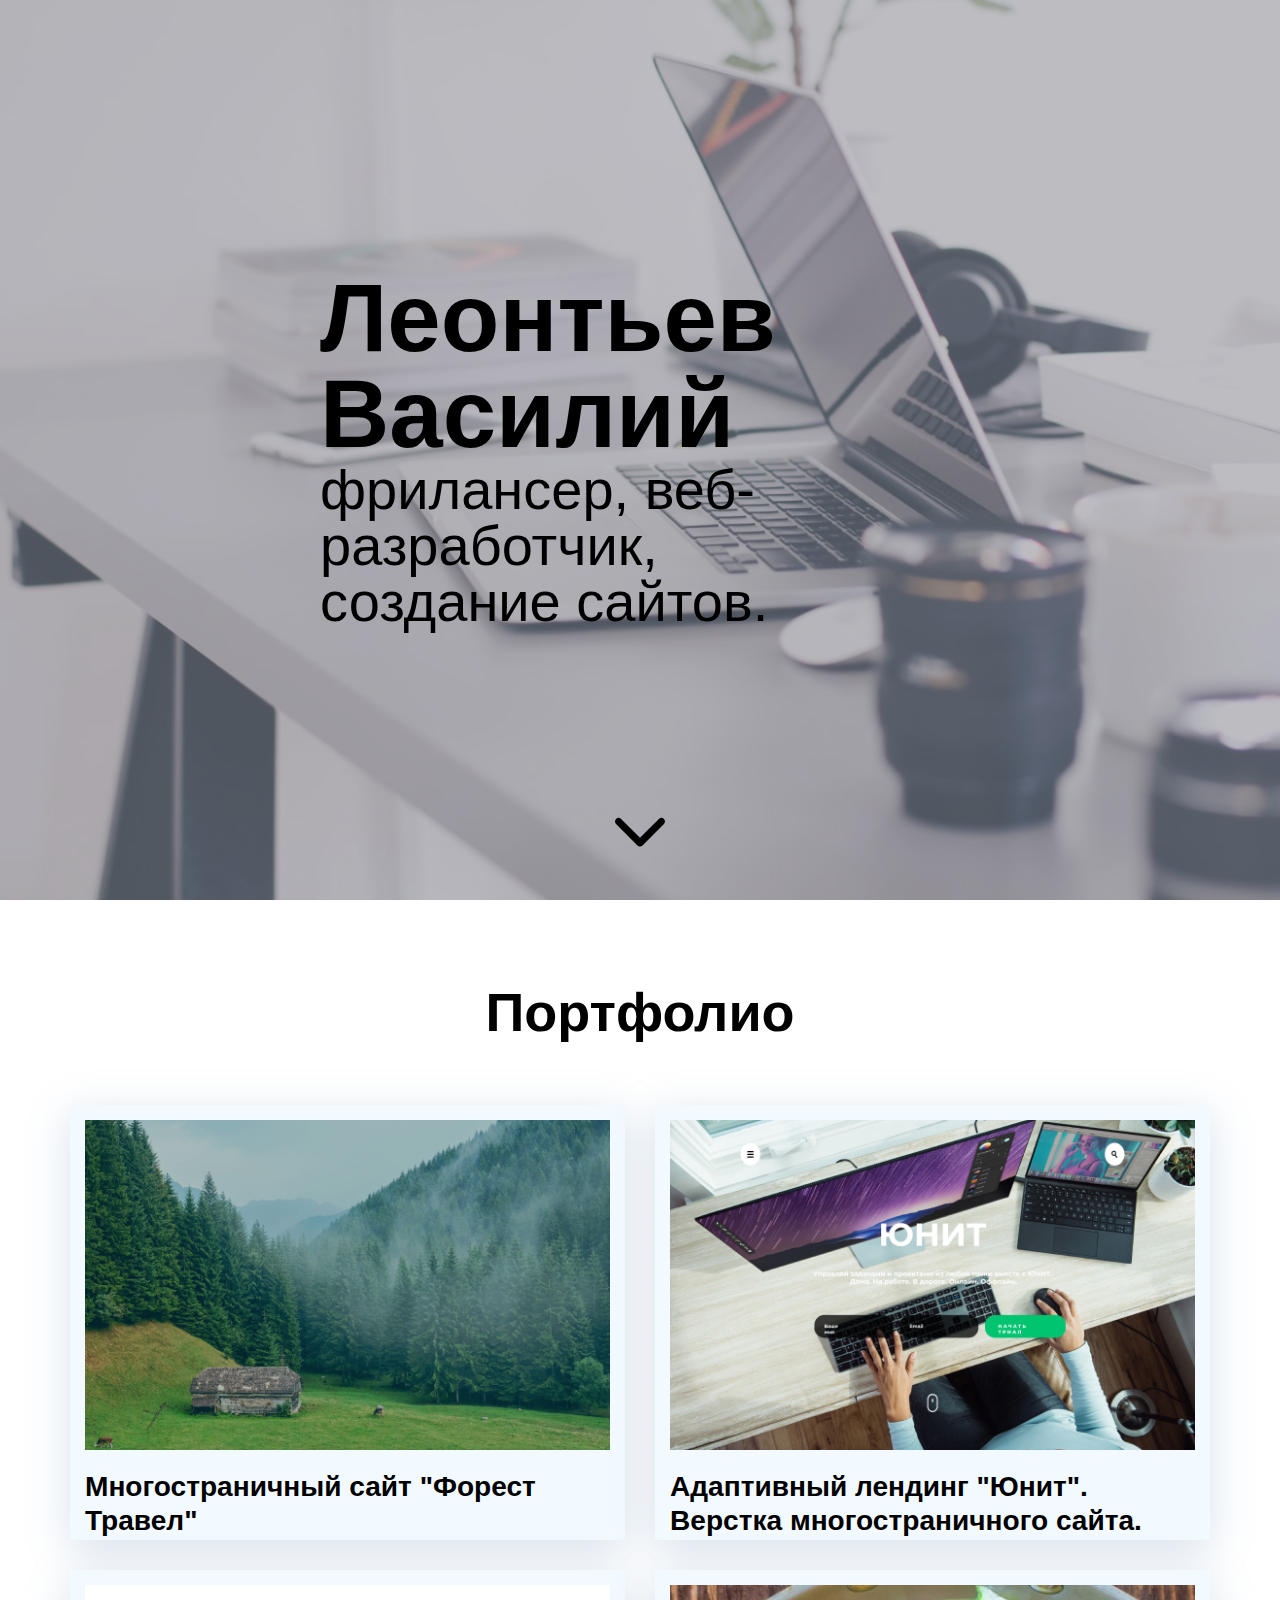
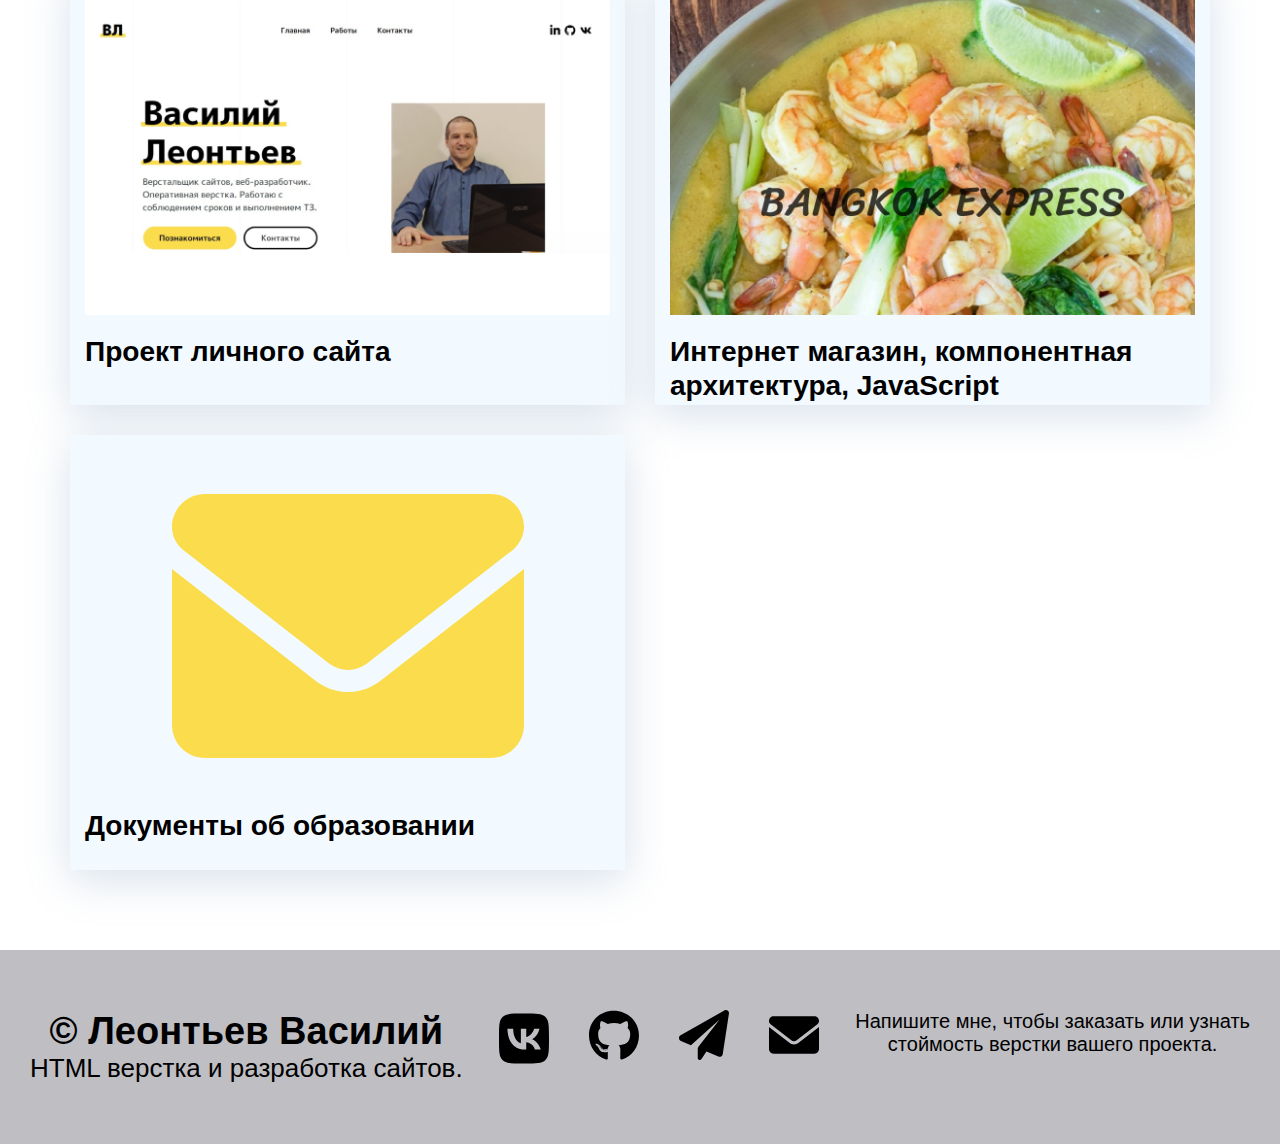
<file: index.html>
<!DOCTYPE html>
<html lang="en">
<head>
  <meta charset="UTF-8">
  <meta http-equiv="X-UA-Compatible" content="IE=edge">
  <meta name="viewport" content="width=device-width, initial-scale=1.0">
  <link rel="stylesheet" href="./css/main.css">
  <title>Portfolio</title>
</head>
<body>
  <header class="header">
    <div class="header__wrapper">
      <h1>Леонтьев Василий</h1>
      <p>фрилансер, веб-разработчик,<br>создание сайтов.</p>
    </div>
    <a href="#portfolio">
      <svg xmlns="http://www.w3.org/2000/svg" viewBox="0 0 448 512"><path d="M224 416c-8.188 0-16.38-3.125-22.62-9.375l-192-192c-12.5-12.5-12.5-32.75 0-45.25s32.75-12.5 45.25 0L224 338.8l169.4-169.4c12.5-12.5 32.75-12.5 45.25 0s12.5 32.75 0 45.25l-192 192C240.4 412.9 232.2 416 224 416z"/></svg>
    </a>
  </header>
  <section id="portfolio" class="main__inner">
    <div class="container">
      <div class="title__top">
        <h2>Портфолио</h2>
      </div>
      <div class="central__part">
        <div class="cards__wrapper">
          <a href="https://leovas1972.github.io/forest-travel/" target="blank" class="card__wrapper-link">
            <div class="card">
              <img src="./img/forest-img/card1.jpg" alt="forest-travel">
              <div class="card__title-wrapper">
                <h3>Многостраничный сайт "Форест Травел"</h3>
              </div>
            </div>
          </a>
          <a href="https://leovas1972.github.io/unit/" target="blank" class="card__wrapper-link">
            <div class="card">
              <img src="./img/forest-img/card2.jpg" alt="unit">
              <div class="card__title-wrapper">
                <h3>Адаптивный лендинг "Юнит". Верстка многостраничного сайта.</h3>
              </div>
            </div>
          </a>
          <a href="#!" class="card__wrapper-link">
            <div class="card">
              <img src="./img/forest-img/card4.jpg" alt="forest-travel">
              <div class="card__title-wrapper">
                <h3>Проект личного сайта</h3>
              </div>
            </div>
          </a>
          <a href="https://leovas1972.github.io/bangkok-express/" class="card__wrapper-link">
            <div class="card">
              <img src="./img/forest-img/card3.jpg" alt="bangkok-express">
              <div class="card__title-wrapper">
                <h3>Интернет магазин, компонентная архитектура, JavaScript</h3>
              </div>
            </div>
          </a>
          <a href="./letter.html" class="card__wrapper-link">
            <div class="card">
              <svg xmlns="http://www.w3.org/2000/svg" viewBox="0 0 512 512"><path class="svg__email" d="M256 352c-16.53 0-33.06-5.422-47.16-16.41L0 173.2V400C0 426.5 21.49 448 48 448h416c26.51 0 48-21.49 48-48V173.2l-208.8 162.5C289.1 346.6 272.5 352 256 352zM16.29 145.3l212.2 165.1c16.19 12.6 38.87 12.6 55.06 0l212.2-165.1C505.1 137.3 512 125 512 112C512 85.49 490.5 64 464 64h-416C21.49 64 0 85.49 0 112C0 125 6.01 137.3 16.29 145.3z"/></svg>
              <div class="card__title-wrapper">
                <h3>Документы об образовании</h3>
              </div>
            </div>
          </a>  
        </div>
      </div>
    </div>
  </section>

  <footer class="footer">
    <div class="footer__wrapper">
      <div class="footer__copyright">
        <h2>&#169; Леонтьев Василий</h2>
        <p>HTML верстка и разработка сайтов.</p>
      </div>
      <div class="footer__social footer__social--icons">
        <a href="https://vk.com/id153419203" class="social__vk" target="blank">
          <svg xmlns="http://www.w3.org/2000/svg" viewBox="0 0 448 512"><path class="svg__vk" d="M31.4907 63.4907C0 94.9813 0 145.671 0 247.04V264.96C0 366.329 0 417.019 31.4907 448.509C62.9813 480 113.671 480 215.04 480H232.96C334.329 480 385.019 480 416.509 448.509C448 417.019 448 366.329 448 264.96V247.04C448 145.671 448 94.9813 416.509 63.4907C385.019 32 334.329 32 232.96 32H215.04C113.671 32 62.9813 32 31.4907 63.4907ZM75.6 168.267H126.747C128.427 253.76 166.133 289.973 196 297.44V168.267H244.16V242C273.653 238.827 304.64 205.227 315.093 168.267H363.253C359.313 187.435 351.46 205.583 340.186 221.579C328.913 237.574 314.461 251.071 297.733 261.227C316.41 270.499 332.907 283.63 346.132 299.751C359.357 315.873 369.01 334.618 374.453 354.747H321.44C316.555 337.262 306.614 321.61 292.865 309.754C279.117 297.899 262.173 290.368 244.16 288.107V354.747H238.373C136.267 354.747 78.0267 284.747 75.6 168.267Z"/></svg>
        </a>
        <a href="https://github.com/leovas1972" class="social__githab" target="blank">
          <svg xmlns="http://www.w3.org/2000/svg" viewBox="0 0 496 512"><path class="svg__githab" d="M165.9 397.4c0 2-2.3 3.6-5.2 3.6-3.3.3-5.6-1.3-5.6-3.6 0-2 2.3-3.6 5.2-3.6 3-.3 5.6 1.3 5.6 3.6zm-31.1-4.5c-.7 2 1.3 4.3 4.3 4.9 2.6 1 5.6 0 6.2-2s-1.3-4.3-4.3-5.2c-2.6-.7-5.5.3-6.2 2.3zm44.2-1.7c-2.9.7-4.9 2.6-4.6 4.9.3 2 2.9 3.3 5.9 2.6 2.9-.7 4.9-2.6 4.6-4.6-.3-1.9-3-3.2-5.9-2.9zM244.8 8C106.1 8 0 113.3 0 252c0 110.9 69.8 205.8 169.5 239.2 12.8 2.3 17.3-5.6 17.3-12.1 0-6.2-.3-40.4-.3-61.4 0 0-70 15-84.7-29.8 0 0-11.4-29.1-27.8-36.6 0 0-22.9-15.7 1.6-15.4 0 0 24.9 2 38.6 25.8 21.9 38.6 58.6 27.5 72.9 20.9 2.3-16 8.8-27.1 16-33.7-55.9-6.2-112.3-14.3-112.3-110.5 0-27.5 7.6-41.3 23.6-58.9-2.6-6.5-11.1-33.3 2.6-67.9 20.9-6.5 69 27 69 27 20-5.6 41.5-8.5 62.8-8.5s42.8 2.9 62.8 8.5c0 0 48.1-33.6 69-27 13.7 34.7 5.2 61.4 2.6 67.9 16 17.7 25.8 31.5 25.8 58.9 0 96.5-58.9 104.2-114.8 110.5 9.2 7.9 17 22.9 17 46.4 0 33.7-.3 75.4-.3 83.6 0 6.5 4.6 14.4 17.3 12.1C428.2 457.8 496 362.9 496 252 496 113.3 383.5 8 244.8 8zM97.2 352.9c-1.3 1-1 3.3.7 5.2 1.6 1.6 3.9 2.3 5.2 1 1.3-1 1-3.3-.7-5.2-1.6-1.6-3.9-2.3-5.2-1zm-10.8-8.1c-.7 1.3.3 2.9 2.3 3.9 1.6 1 3.6.7 4.3-.7.7-1.3-.3-2.9-2.3-3.9-2-.6-3.6-.3-4.3.7zm32.4 35.6c-1.6 1.3-1 4.3 1.3 6.2 2.3 2.3 5.2 2.6 6.5 1 1.3-1.3.7-4.3-1.3-6.2-2.2-2.3-5.2-2.6-6.5-1zm-11.4-14.7c-1.6 1-1.6 3.6 0 5.9 1.6 2.3 4.3 3.3 5.6 2.3 1.6-1.3 1.6-3.9 0-6.2-1.4-2.3-4-3.3-5.6-2z"/></svg>
        </a>
        <a href="https://t.me/leovas1509" class="social__telegramm" target="blank">
          <svg xmlns="http://www.w3.org/2000/svg" viewBox="0 0 512 512"><path class="svg__telegramm" d="M511.6 36.86l-64 415.1c-1.5 9.734-7.375 18.22-15.97 23.05c-4.844 2.719-10.27 4.097-15.68 4.097c-4.188 0-8.319-.8154-12.29-2.472l-122.6-51.1l-50.86 76.29C226.3 508.5 219.8 512 212.8 512C201.3 512 192 502.7 192 491.2v-96.18c0-7.115 2.372-14.03 6.742-19.64L416 96l-293.7 264.3L19.69 317.5C8.438 312.8 .8125 302.2 .0625 289.1s5.469-23.72 16.06-29.77l448-255.1c10.69-6.109 23.88-5.547 34 1.406S513.5 24.72 511.6 36.86z"/></svg>
        </a>
        <a href="mailto:leovas1972gmail.com" class="social__email" target="blank">
          <svg xmlns="http://www.w3.org/2000/svg" viewBox="0 0 512 512"><path class="svg__email" d="M256 352c-16.53 0-33.06-5.422-47.16-16.41L0 173.2V400C0 426.5 21.49 448 48 448h416c26.51 0 48-21.49 48-48V173.2l-208.8 162.5C289.1 346.6 272.5 352 256 352zM16.29 145.3l212.2 165.1c16.19 12.6 38.87 12.6 55.06 0l212.2-165.1C505.1 137.3 512 125 512 112C512 85.49 490.5 64 464 64h-416C21.49 64 0 85.49 0 112C0 125 6.01 137.3 16.29 145.3z"/></svg>
        </a>
      </div>
      <div class="footer__info">
        <p>Напишите мне, чтобы заказать или узнать <br>стоймость верстки вашего проекта.</p>
      </div>
    </div>
  </footer>
  
</body>
</html>
</file>
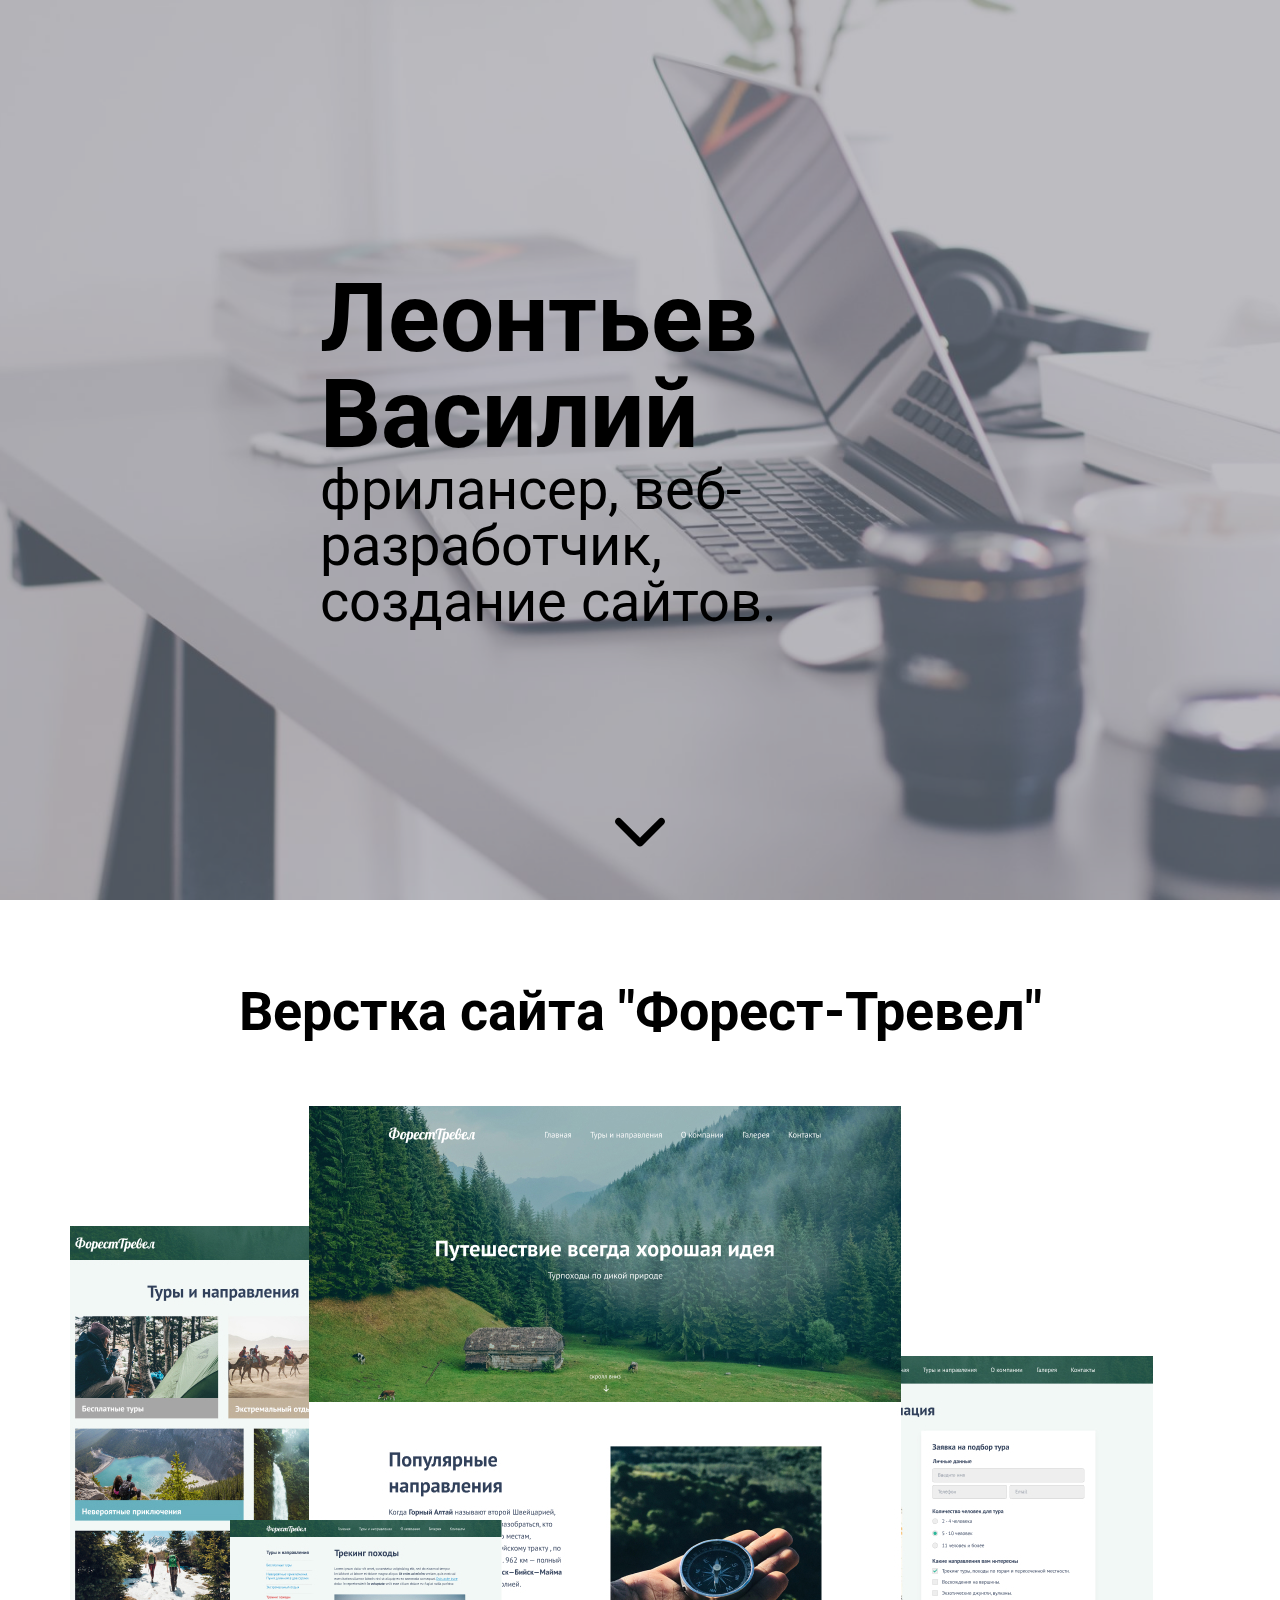
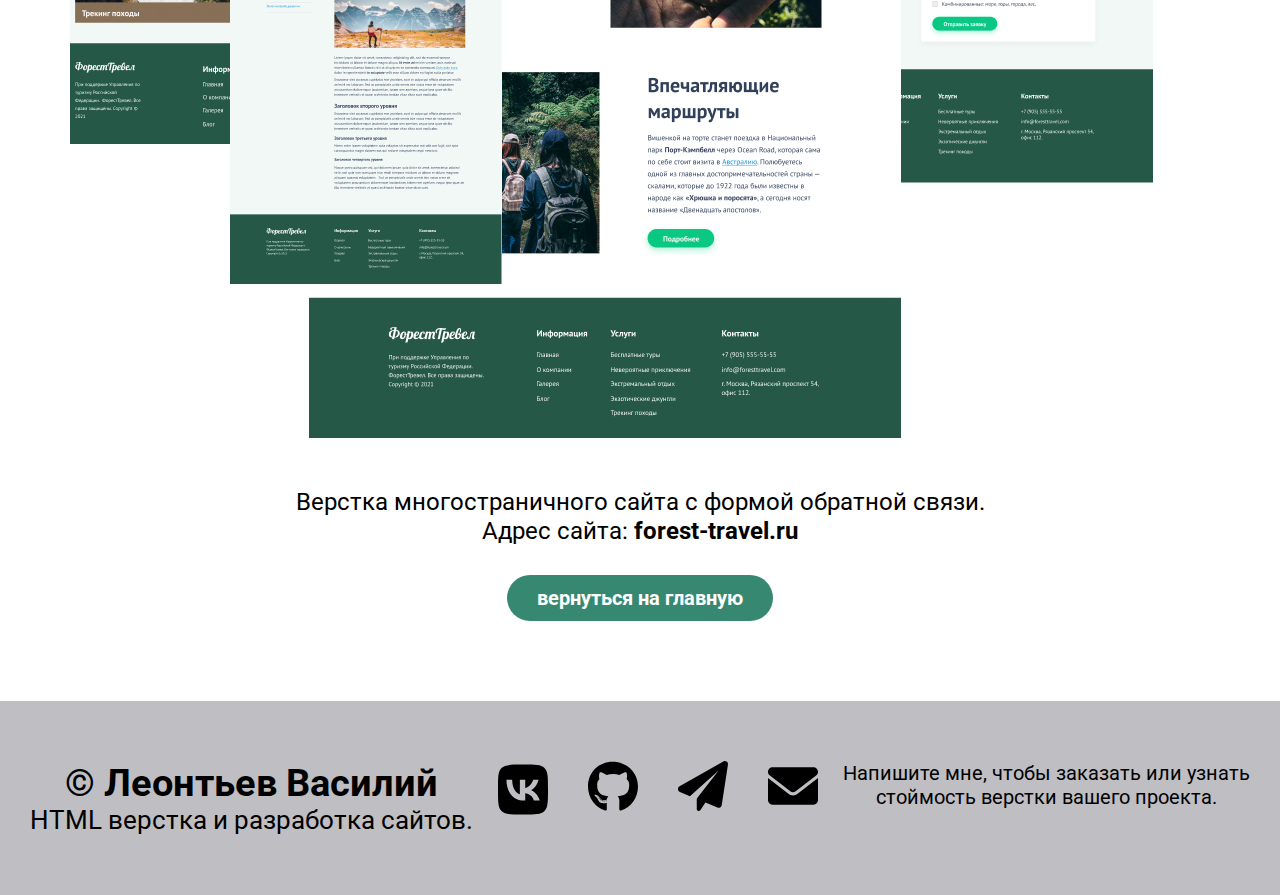
<file: forest.html>
<!DOCTYPE html>
<html lang="ru">
<head>
  <meta charset="UTF-8">
  <meta http-equiv="X-UA-Compatible" content="IE=edge">
  <meta name="viewport" content="width=device-width, initial-scale=1.0">
  <link rel="preconnect" href="https://fonts.googleapis.com">
  <link rel="preconnect" href="https://fonts.gstatic.com" crossorigin>
  <link href="https://fonts.googleapis.com/css2?family=Roboto:wght@400;700&display=swap" rel="stylesheet">
  <link rel="stylesheet" href="css/main.css">
  <title>Portfolio</title>
</head>
<body>
  <header class="header">
    <div class="header__wrapper">
      <h1>Леонтьев Василий</h1>
      <p>фрилансер, веб-разработчик,<br>создание сайтов.</p>
    </div>
    <a href="#forest__travel">
      <svg xmlns="http://www.w3.org/2000/svg" viewBox="0 0 448 512"><path d="M224 416c-8.188 0-16.38-3.125-22.62-9.375l-192-192c-12.5-12.5-12.5-32.75 0-45.25s32.75-12.5 45.25 0L224 338.8l169.4-169.4c12.5-12.5 32.75-12.5 45.25 0s12.5 32.75 0 45.25l-192 192C240.4 412.9 232.2 416 224 416z"/></svg>
    </a>
  </header>
  <section id="forest__travel" class="main__inner">
    <div class="container">
      <div class="title__top">
        <h2>Верстка сайта "Форест-Тревел"</h2>
      </div>
      <div class="central__part">
        <img src="./img/picture/forest-descktop.jpg" alt="">
        <p>Верстка многостраничного сайта с формой обратной связи.<br> Адрес сайта: <a href=" https://leovas1972.github.io/forest-travel/" target="blank">forest-travel.ru</a></p>
        <a href="index.html" class="button">вернуться на главную</a>
      </div>
    </div>
  </section>
  <footer class="footer">
    <div class="footer__wrapper">
      <div class="footer__copyright">
        <h2>&#169; Леонтьев Василий</h2>
        <p>HTML верстка и разработка сайтов.</p>
      </div>
      <div class="footer__social footer__social--icons">
        <a href="https://vk.com/id153419203" class="social__vk" target="blank">
          <svg xmlns="http://www.w3.org/2000/svg" viewBox="0 0 448 512"><path class="svg__vk" d="M31.4907 63.4907C0 94.9813 0 145.671 0 247.04V264.96C0 366.329 0 417.019 31.4907 448.509C62.9813 480 113.671 480 215.04 480H232.96C334.329 480 385.019 480 416.509 448.509C448 417.019 448 366.329 448 264.96V247.04C448 145.671 448 94.9813 416.509 63.4907C385.019 32 334.329 32 232.96 32H215.04C113.671 32 62.9813 32 31.4907 63.4907ZM75.6 168.267H126.747C128.427 253.76 166.133 289.973 196 297.44V168.267H244.16V242C273.653 238.827 304.64 205.227 315.093 168.267H363.253C359.313 187.435 351.46 205.583 340.186 221.579C328.913 237.574 314.461 251.071 297.733 261.227C316.41 270.499 332.907 283.63 346.132 299.751C359.357 315.873 369.01 334.618 374.453 354.747H321.44C316.555 337.262 306.614 321.61 292.865 309.754C279.117 297.899 262.173 290.368 244.16 288.107V354.747H238.373C136.267 354.747 78.0267 284.747 75.6 168.267Z"/></svg>
        </a>
        <a href="https://github.com/leovas1972" class="social__githab" target="blank">
          <svg xmlns="http://www.w3.org/2000/svg" viewBox="0 0 496 512"><path class="svg__githab" d="M165.9 397.4c0 2-2.3 3.6-5.2 3.6-3.3.3-5.6-1.3-5.6-3.6 0-2 2.3-3.6 5.2-3.6 3-.3 5.6 1.3 5.6 3.6zm-31.1-4.5c-.7 2 1.3 4.3 4.3 4.9 2.6 1 5.6 0 6.2-2s-1.3-4.3-4.3-5.2c-2.6-.7-5.5.3-6.2 2.3zm44.2-1.7c-2.9.7-4.9 2.6-4.6 4.9.3 2 2.9 3.3 5.9 2.6 2.9-.7 4.9-2.6 4.6-4.6-.3-1.9-3-3.2-5.9-2.9zM244.8 8C106.1 8 0 113.3 0 252c0 110.9 69.8 205.8 169.5 239.2 12.8 2.3 17.3-5.6 17.3-12.1 0-6.2-.3-40.4-.3-61.4 0 0-70 15-84.7-29.8 0 0-11.4-29.1-27.8-36.6 0 0-22.9-15.7 1.6-15.4 0 0 24.9 2 38.6 25.8 21.9 38.6 58.6 27.5 72.9 20.9 2.3-16 8.8-27.1 16-33.7-55.9-6.2-112.3-14.3-112.3-110.5 0-27.5 7.6-41.3 23.6-58.9-2.6-6.5-11.1-33.3 2.6-67.9 20.9-6.5 69 27 69 27 20-5.6 41.5-8.5 62.8-8.5s42.8 2.9 62.8 8.5c0 0 48.1-33.6 69-27 13.7 34.7 5.2 61.4 2.6 67.9 16 17.7 25.8 31.5 25.8 58.9 0 96.5-58.9 104.2-114.8 110.5 9.2 7.9 17 22.9 17 46.4 0 33.7-.3 75.4-.3 83.6 0 6.5 4.6 14.4 17.3 12.1C428.2 457.8 496 362.9 496 252 496 113.3 383.5 8 244.8 8zM97.2 352.9c-1.3 1-1 3.3.7 5.2 1.6 1.6 3.9 2.3 5.2 1 1.3-1 1-3.3-.7-5.2-1.6-1.6-3.9-2.3-5.2-1zm-10.8-8.1c-.7 1.3.3 2.9 2.3 3.9 1.6 1 3.6.7 4.3-.7.7-1.3-.3-2.9-2.3-3.9-2-.6-3.6-.3-4.3.7zm32.4 35.6c-1.6 1.3-1 4.3 1.3 6.2 2.3 2.3 5.2 2.6 6.5 1 1.3-1.3.7-4.3-1.3-6.2-2.2-2.3-5.2-2.6-6.5-1zm-11.4-14.7c-1.6 1-1.6 3.6 0 5.9 1.6 2.3 4.3 3.3 5.6 2.3 1.6-1.3 1.6-3.9 0-6.2-1.4-2.3-4-3.3-5.6-2z"/></svg>
        </a>
        <a href="https://t.me/leovas1509" class="social__telegramm" target="blank">
          <svg xmlns="http://www.w3.org/2000/svg" viewBox="0 0 512 512"><path class="svg__telegramm" d="M511.6 36.86l-64 415.1c-1.5 9.734-7.375 18.22-15.97 23.05c-4.844 2.719-10.27 4.097-15.68 4.097c-4.188 0-8.319-.8154-12.29-2.472l-122.6-51.1l-50.86 76.29C226.3 508.5 219.8 512 212.8 512C201.3 512 192 502.7 192 491.2v-96.18c0-7.115 2.372-14.03 6.742-19.64L416 96l-293.7 264.3L19.69 317.5C8.438 312.8 .8125 302.2 .0625 289.1s5.469-23.72 16.06-29.77l448-255.1c10.69-6.109 23.88-5.547 34 1.406S513.5 24.72 511.6 36.86z"/></svg>
        </a>
        <a href="mailto:leovas1972gmail.com" class="social__email" target="blank">
          <svg xmlns="http://www.w3.org/2000/svg" viewBox="0 0 512 512"><path class="svg__email" d="M256 352c-16.53 0-33.06-5.422-47.16-16.41L0 173.2V400C0 426.5 21.49 448 48 448h416c26.51 0 48-21.49 48-48V173.2l-208.8 162.5C289.1 346.6 272.5 352 256 352zM16.29 145.3l212.2 165.1c16.19 12.6 38.87 12.6 55.06 0l212.2-165.1C505.1 137.3 512 125 512 112C512 85.49 490.5 64 464 64h-416C21.49 64 0 85.49 0 112C0 125 6.01 137.3 16.29 145.3z"/></svg>
        </a>
      </div>
      <div class="footer__info">
        <p>Напишите мне, чтобы заказать или узнать <br>стоймость верстки вашего проекта.</p>
      </div>
    </div>
  </footer>
</body>
</html>
</file>
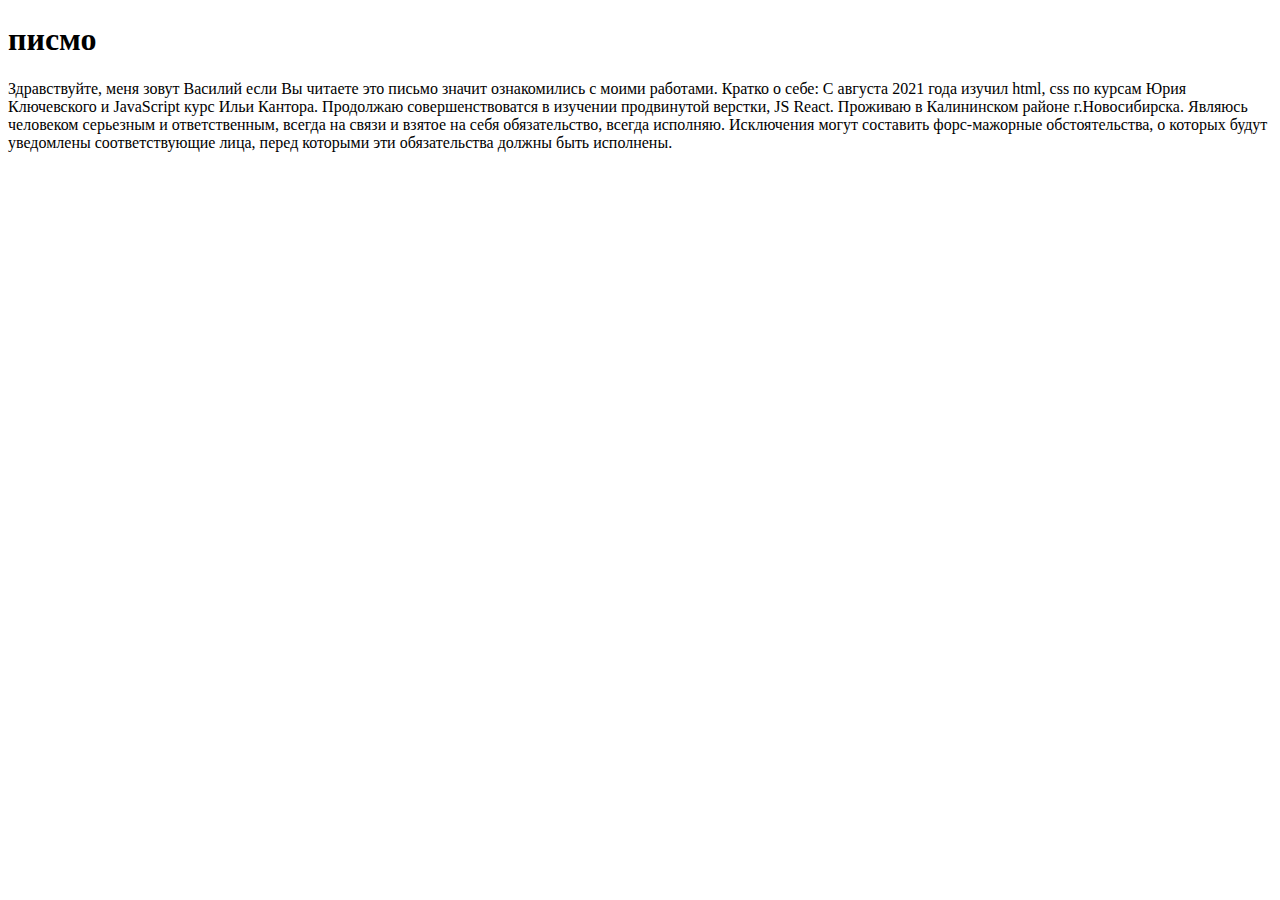
<file: letter.html>
<!DOCTYPE html>
<html lang="en">

<head>
  <meta charset="UTF-8">
  <meta http-equiv="X-UA-Compatible" content="IE=edge">
  <meta name="viewport" content="width=device-width, initial-scale=1.0">
  <title>Document</title>
</head>

<body>
  <section class="main__inner">
    <div class="container">
      <div class="title-top">
        <h1>писмо</h1>
      </div>
      
      <p>Здравствуйте, меня зовут Василий если Вы читаете это письмо значит ознакомились с моими работами. Кратко о себе:
        С
        августа 2021 года изучил html, css по курсам Юрия Ключевского и JavaScript курс Ильи Кантора. Продолжаю
        совершенствоватся в изучении продвинутой верстки, JS React. Проживаю в Калининском районе г.Новосибирска. Являюсь человеком серьезным и ответственным, всегда на связи и взятое на
        себя обязательство, всегда исполняю. Исключения могут составить форс-мажорные обстоятельства, о которых будут
        уведомлены соответствующие лица, перед которыми эти обязательства должны быть исполнены.</p>
    </div>
  </section>


</body>

</html>
</file>
<file: css/main.css>
* {
  box-sizing: border-box;
}

html {
  scroll-behavior: smooth;
}

html,
body {
  margin: 0;
  padding: 0;
}

body {
  font-family: 'Roboto', sans-serif;
  color: #000;
  font-size: 24px;
  font-weight: 400;
}

a,
a:hover {
  text-decoration: none;
  display: inline-block;
}

a {
  color: inherit;
}

ul {
  margin: 0;
  padding: 0;
  list-style-type: none;
}

h1,
h2,
h3,
h4,
h5,
h6,
p {
  margin: 0;
}

img {
  max-width: 100%;
  height: auto;
  vertical-align: middle;
}

svg {
  max-width: 100%;
}

button,
input {
  outline: none;
}

button,
a,
input,
textarea {
  outline: none;
}

textarea {
  resize: none;
}

.none {
  display: none;
}

.container {
  max-width: 1170px;
  margin-left: auto;
  margin-right: auto;
  padding-left: 15px;
  padding-right: 15px;
}
@media (max-width: 599px) {
  .container {
    min-width: 100%;
  }
}

.main__inner {
  padding-top: 80px;
  padding-bottom: 80px;
  text-align: center;
  line-height: 1.2;
}
@media (max-width: 899px) {
  .main__inner {
    padding-top: 50px;
    padding-bottom: 50px;
  }
}
@media (max-width: 599px) {
  .main__inner {
    padding-top: 30px;
    padding-bottom: 30px;
  }
}

.title__top {
  margin-bottom: 60px;
}
@media (max-width: 599px) {
  .title__top {
    margin-bottom: 35px;
  }
}

.title__top h2 {
  font-size: 54px;
}
@media (max-width: 899px) {
  .title__top h2 {
    font-size: 40px;
  }
}
@media (max-width: 599px) {
  .title__top h2 {
    font-size: 35px;
  }
}

.central__part {
  margin-left: auto;
  margin-right: auto;
}

.central__part img {
  display: block;
  margin-bottom: 50px;
}
@media (max-width: 599px) {
  .central__part img {
    margin-bottom: 35px;
  }
}

.central__part a {
  font-weight: 700;
}

@media (max-width: 599px) {
  .central__part p {
    font-size: 18px;
  }
}

.central__part a:hover {
  color: rgba(21, 95, 25, 0.8);
}

.central__part .button {
  margin-top: 30px;
}
@media (max-width: 599px) {
  .central__part .button {
    margin-top: 20px;
  }
}

.button {
  display: inline-block;
  padding-left: 30px;
  padding-right: 30px;
  height: 46px;
  background: #378871;
  border-radius: 35px;
  font-weight: 700;
  font-size: 20px;
  line-height: 46px;
  color: #ffffff;
  text-decoration: none;
  transition: 0.7s;
}
@media (max-width: 599px) {
  .button {
    padding-left: 20px;
    padding-right: 20px;
    height: 35px;
    line-height: 35px;
  }
}

.header {
  position: relative;
  z-index: 1;
  height: 100vh;
  background-image: url("./../img/bg/bg.jpg");
  background-repeat: no-repeat;
  background-size: cover;
  background-position: center;
  line-height: 1;
}

.header::before {
  content: '';
  position: absolute;
  z-index: 0;
  background: rgba(138, 136, 145, 0.548);
  left: 0;
  top: 0;
  right: 0;
  bottom: 0;
}

.header__wrapper {
  position: absolute;
  z-index: 2;
  top: 50%;
  left: 50%;
  -webkit-transform: translate(-50%, -50%);
          transform: translate(-50%, -50%);
}

.header h1 {
  font-size: 96px;
}
@media (max-width: 899px) {
  .header h1 {
    font-size: 76px;
  }
}
@media (max-width: 599px) {
  .header h1 {
    font-size: 58px;
  }
}

.header p {
  font-size: 56px;
}
@media (max-width: 899px) {
  .header p {
    font-size: 35px;
  }
}
@media (max-width: 899px) {
  .header p {
    font-size: 28px;
  }
}

.header a {
  position: absolute;
  z-index: 2;
  bottom: 50px;
  left: 50%;
  -webkit-transform: translateX(-50%);
          transform: translateX(-50%);
  width: 50px;
  height: 50px;
}
@media (max-width: 899px) {
  .header a {
    width: 35px;
    height: 35px;
  }
}

.footer {
  padding: 60px 30px;
  background: rgba(138, 136, 145, 0.548);
}
@media (max-width: 599px) {
  .footer {
    padding: 40px 30px;
  }
}

.footer__wrapper {
  display: -webkit-box;
  display: flex;
  -webkit-box-pack: justify;
          justify-content: space-between;
}
@media (max-width: 1199px) {
  .footer__wrapper {
    justify-content: space-around;
  }
}
@media (max-width: 899px) {
  .footer__wrapper {
    -webkit-box-orient: vertical;
    -webkit-box-direction: reverse;
            flex-direction: column-reverse;
    -webkit-box-align: center;
            align-items: center;
  }
}

@media (max-width: 899px) {
  .footer__wrapper > * + * {
    margin-bottom: 30px;
  }
}

.footer__copyright {
  text-align: center;
}

.footer__copyright h2 {
  font-size: 42px;
}
@media (max-width: 1399px) {
  .footer__copyright h2 {
    font-size: 38px;
  }
}
@media (max-width: 899px) {
  .footer__copyright h2 {
    font-size: 32px;
  }
}
@media (max-width: 599px) {
  .footer__copyright h2 {
    font-size: 26px;
  }
}

.footer__copyright p {
  font-size: 28px;
}
@media (max-width: 1399px) {
  .footer__copyright p {
    font-size: 26px;
  }
}
@media (max-width: 899px) {
  .footer__copyright p {
    font-size: 22px;
  }
}
@media (max-width: 899px) {
  .footer__copyright p {
    font-size: 18px;
  }
}

.footer__social {
  display: -webkit-box;
  display: flex;
  -webkit-box-pack: justify;
          justify-content: space-between;
}
.footer__social a + a {
  margin-left: 40px;
}
@media (max-width: 1250px) {
  .footer__social a + a {
    margin-left: 30px;
  }
}

.social__vk {
  width: 50px;
  height: 50px;
  transition: 1s;
}

.footer__social.footer__social--icons .social__vk svg .svg__vk:hover {
  fill: rgba(21, 95, 25, 0.8);
}

.social__githab {
  width: 50px;
  height: 50px;
  transition: 1s;
}

.footer__social.footer__social--icons .social__githab svg .svg__githab:hover {
  fill: rgba(21, 95, 25, 0.8);
}

.social__telegramm {
  width: 50px;
  height: 50px;
  transition: 1s;
}

.footer__social.footer__social--icons .social__telegramm svg .svg__telegramm:hover {
  fill: rgba(21, 95, 25, 0.8);
}

.social__email {
  width: 50px;
  height: 50px;
  transition: 1s;
}

.footer__social.footer__social--icons .social__email svg .svg__email:hover {
  fill: rgba(21, 95, 25, 0.8);
}

.footer__info {
  text-align: center;
}
@media (max-width: 1199px) {
  .footer__info {
    display: none;
  }
}
@media (max-width: 899px) {
  .footer__info {
    display: block;
  }
}

.footer__info p {
  font-size: 28px;
}
@media (max-width: 1499px) {
  .footer__info p {
    font-size: 24px;
  }
}
@media (max-width: 1399px) {
  .footer__info p {
    font-size: 20px;
  }
}
@media (max-width: 599px) {
  .footer__info p {
    font-size: 18px;
  }
}

.cards__wrapper {
  display: -webkit-box;
  display: flex;
  flex-wrap: wrap;
  margin-left: -15px;
  margin-right: -15px;
}
@media (max-width: 1199px) {
  .cards__wrapper {
    -webkit-box-orient: vertical;
    -webkit-box-direction: normal;
            flex-direction: column;
    -webkit-box-align: center;
            align-items: center;
  }
}

.card__wrapper-link {
  margin-left: 15px;
  margin-right: 15px;
}
@media (max-width: 599px) {
  .card__wrapper-link {
    margin-left: 0;
    margin-right: 0;
  }
}

.card__wrapper-link:not(:last-child) {
  margin-bottom: 30px;
}

.card {
  width: 555px;
  height: 435px;
  padding: 15px;
  background: #f2faff;
  box-shadow: 0px 10px 40px rgba(126, 155, 189, 0.3);
}
.card img {
  margin-bottom: 20px;
}
@media (max-width: 599px) {
  .card {
    width: 100%;
    height: auto;
  }
}

.card__title-wrapper {
  height: 80px;
}
@media (max-width: 599px) {
  .card__title-wrapper {
    width: 100%;
    height: auto;
  }
}

.card h3 {
  text-align: start;
}
@media (max-width: 599px) {
  .card h3 {
    font-size: 18px;
  }
}

.card svg {
  width: 352px;
}

.card svg .svg__email {
  fill: #fbdc4d;
}

/*# sourceMappingURL=main.css.map */
</file>
